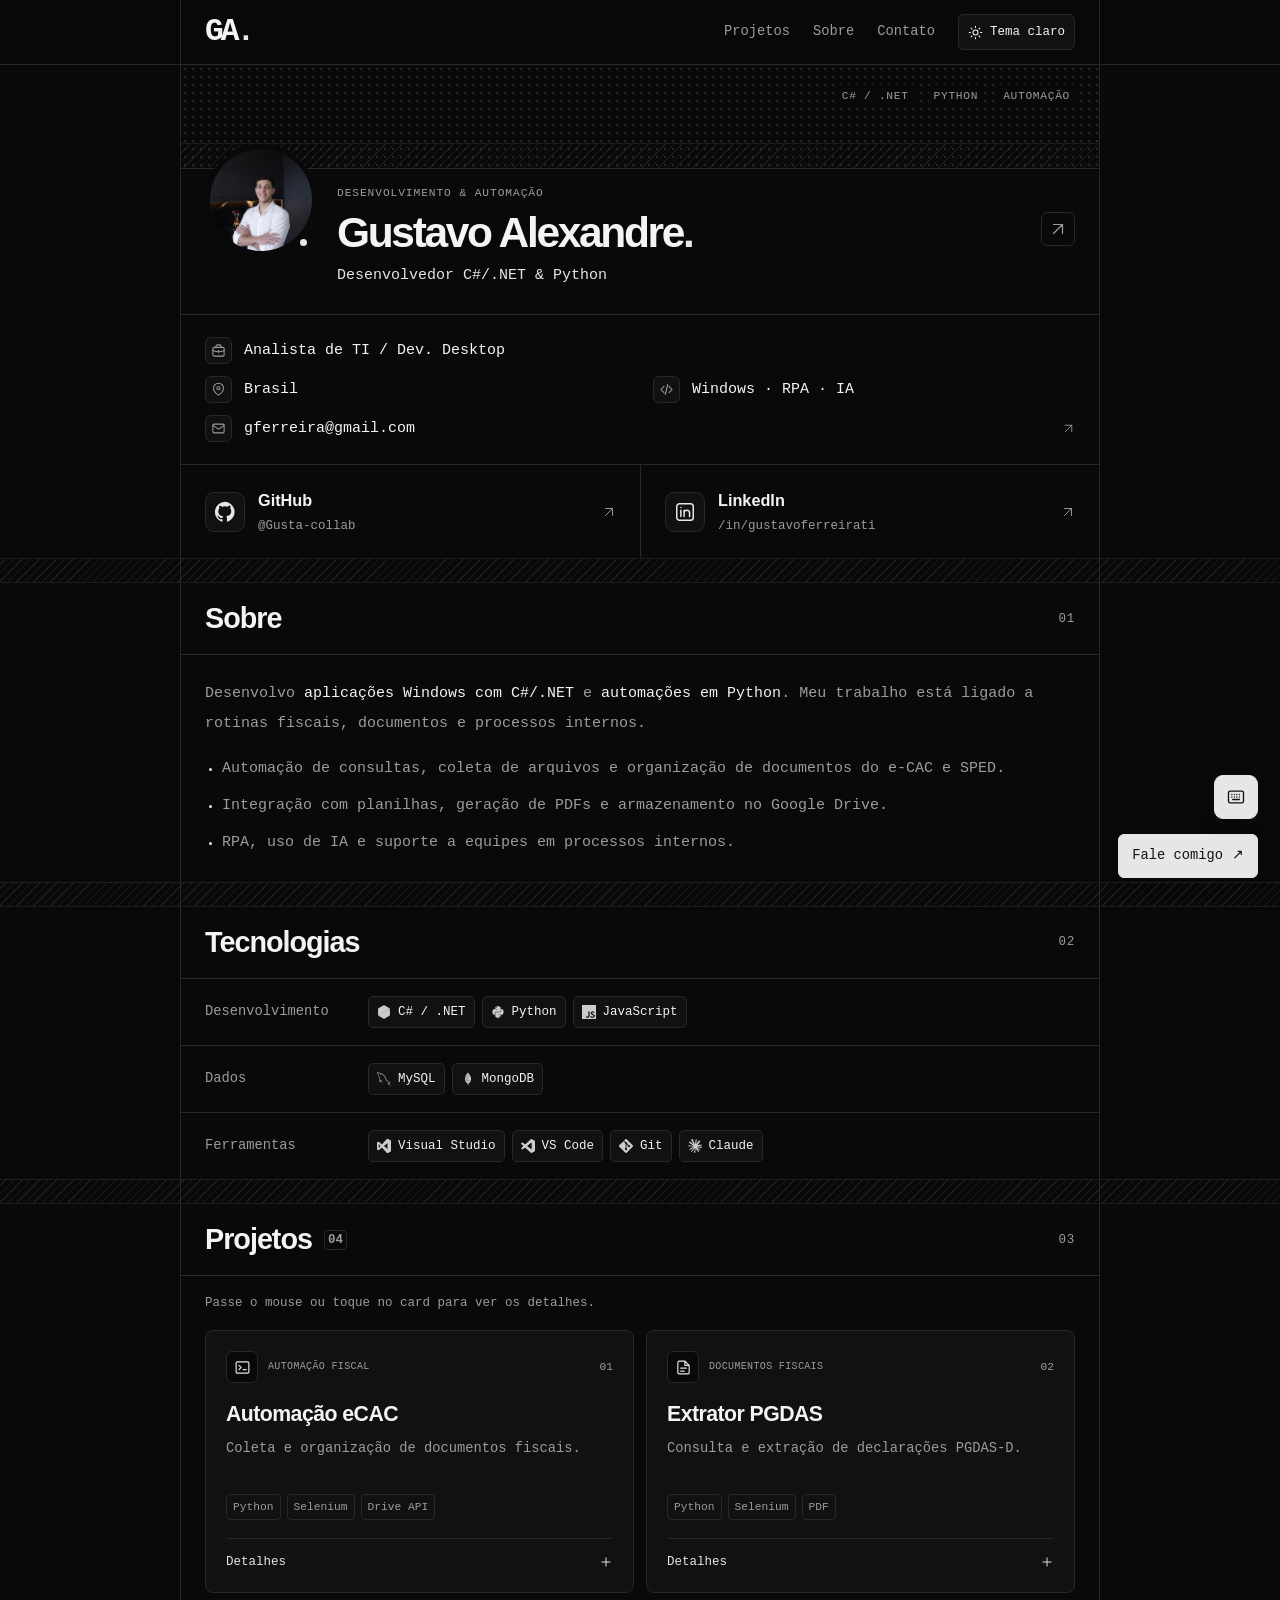
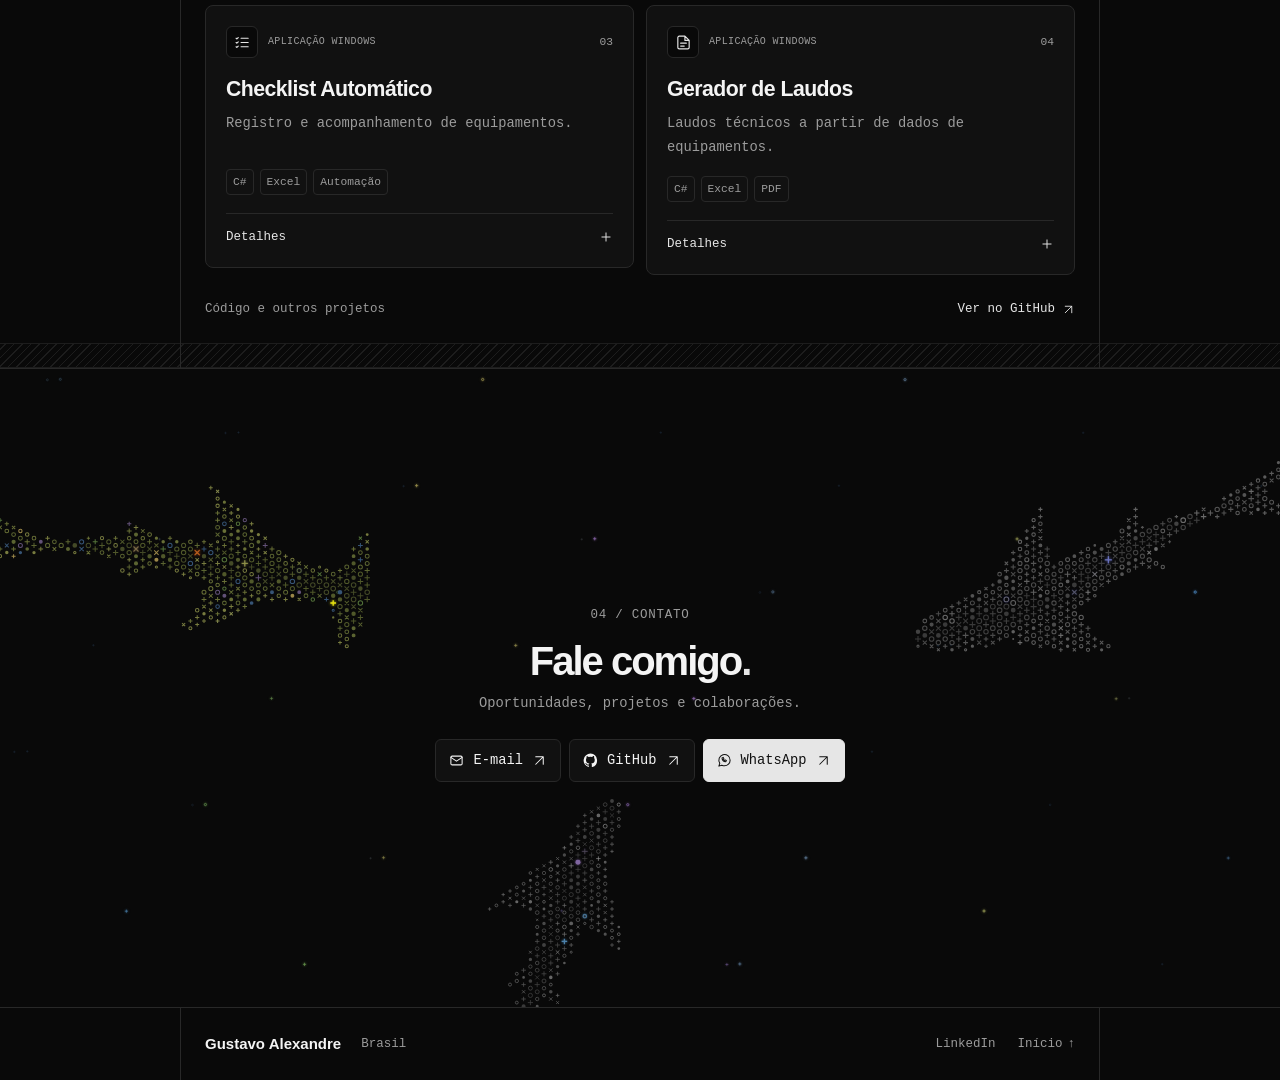
<file: index.html>
<!DOCTYPE html>
<html lang="pt-BR">
<head>
  <meta charset="UTF-8" />
  <meta name="viewport" content="width=device-width, initial-scale=1.0" />
  <title>Gustavo Alexandre — Desenvolvedor C# e .NET</title>
  <meta name="description" content="Portfólio de Gustavo Alexandre, desenvolvedor C# e .NET com experiência em aplicações Windows e automações com RPA e IA." />
  <meta name="author" content="Gustavo Alexandre" />
  <meta property="og:title" content="Gustavo Alexandre — Desenvolvedor C# e .NET" />
  <meta property="og:description" content="Desenvolvedor C# e .NET com experiência em aplicações Windows e automações com RPA e IA." />
  <meta property="og:type" content="website" />
  <meta name="twitter:card" content="summary_large_image" />
  <meta name="color-scheme" content="dark light" />
  <script>
    try {
      document.documentElement.dataset.theme = localStorage.getItem('portfolio-theme') === 'light' ? 'light' : 'dark';
    } catch (_) {
      document.documentElement.dataset.theme = 'dark';
    }
  </script>
  <link rel="stylesheet" href="assets/css/site.css" />
  <link rel="icon" href="assets/icons/site-icon.png" type="image/png" />
</head>
<body>
  <a class="skip-link" href="#main-content">Pular para o conteúdo</a>
  <svg class="icon-sprite" xmlns="http://www.w3.org/2000/svg" aria-hidden="true">
    <defs>
      <symbol id="icon-code" viewBox="0 0 24 24"><path d="m8 7-5 5 5 5m8-10 5 5-5 5M14 4l-4 16" /></symbol>
      <symbol id="icon-briefcase" viewBox="0 0 24 24"><rect x="3" y="7" width="18" height="14" rx="2" /><path d="M8 7V5a2 2 0 0 1 2-2h4a2 2 0 0 1 2 2v2M3 12a22 22 0 0 0 18 0m-9 0v3" /></symbol>
      <symbol id="icon-pin" viewBox="0 0 24 24"><path d="M20 10c0 6-8 11-8 11S4 16 4 10a8 8 0 0 1 16 0Z" /><circle cx="12" cy="10" r="2.5" /></symbol>
      <symbol id="icon-mail" viewBox="0 0 24 24"><rect x="3" y="5" width="18" height="14" rx="2" /><path d="m3 7 9 6 9-6" /></symbol>
      <symbol id="icon-arrow" viewBox="0 0 24 24"><path d="M6 18 18 6M6 6h12v12" /></symbol>
      <symbol id="icon-plus" viewBox="0 0 24 24"><path d="M12 5v14M5 12h14" /></symbol>
      <symbol id="icon-sun" viewBox="0 0 24 24"><circle cx="12" cy="12" r="4" /><path d="M12 2v2m0 16v2M2 12h2m16 0h2M5 5l1.5 1.5m11 11L19 19M5 19l1.5-1.5m11-11L19 5" /></symbol>
      <symbol id="icon-moon" viewBox="0 0 24 24"><path d="M20.5 13.5A9 9 0 0 1 10.5 3a9 9 0 1 0 10 10.5Z" /></symbol>
      <symbol id="icon-file" viewBox="0 0 24 24"><path d="M14 3H6a2 2 0 0 0-2 2v14a2 2 0 0 0 2 2h12a2 2 0 0 0 2-2V9l-6-6Zm0 0v6h6M8 13h8m-8 4h5" /></symbol>
      <symbol id="icon-checklist" viewBox="0 0 24 24"><path d="M10 6h10m-10 6h10m-10 6h10M3 6l1 1 2-2m-3 7 1 1 2-2m-3 7 1 1 2-2" /></symbol>
      <symbol id="icon-terminal" viewBox="0 0 24 24"><rect x="3" y="4" width="18" height="16" rx="2" /><path d="m7 9 3 3-3 3m6 0h4" /></symbol>
      <symbol id="icon-github" viewBox="0 0 24 24"><path fill="currentColor" stroke="none" d="M12 .9a11.1 11.1 0 0 0-3.5 21.6c.6.1.8-.2.8-.5v-2.1c-3.4.7-4.1-1.4-4.1-1.4-.5-1.3-1.2-1.7-1.2-1.7-1.1-.8.1-.8.1-.8 1.2.1 1.8 1.2 1.8 1.2 1.1 1.8 2.8 1.3 3.5 1 .1-.8.4-1.3.8-1.6-2.7-.3-5.5-1.3-5.5-5.5 0-1.2.4-2.2 1.1-3-.1-.3-.5-1.5.1-3 0 0 .9-.3 3.1 1.1a10.8 10.8 0 0 1 5.7 0C16.7 4.8 17.6 5 17.6 5c.6 1.5.2 2.7.1 3 .7.8 1.1 1.8 1.1 3 0 4.3-2.8 5.2-5.5 5.5.5.4.8 1.1.8 2.2V22c0 .3.2.6.8.5A11.1 11.1 0 0 0 12 .9Z" /></symbol>
      <symbol id="icon-linkedin" viewBox="0 0 24 24"><rect x="3" y="3" width="18" height="18" rx="3" /><path d="M7.5 10v7m0-10v.1M11 17v-7m0 3a3 3 0 0 1 6 0v4" /></symbol>
      <symbol id="icon-message" viewBox="0 0 24 24"><path d="M21 11.5a9 9 0 0 1-9 9c-1.5 0-3-.4-4.3-1L3 21l1.5-4.7a9 9 0 1 1 16.5-4.8Z" /><path d="M8 8c.2 3.6 2.4 5.8 6 6l1-2-2-1-1 1-2-2 1-1-1-2-2 1Z" /></symbol>
    </defs>
  </svg>
  <button
    class="typing-game-toggle"
    id="typing-game-toggle"
    type="button"
    aria-controls="typing-game-overlay"
    aria-expanded="false"
    aria-label="Abrir jogo de digitação"
    title="Jogo de digitação">
    <svg viewBox="0 0 24 24" fill="none" stroke="currentColor" stroke-width="1.6" stroke-linecap="round" stroke-linejoin="round" aria-hidden="true">
      <rect x="3" y="5" width="18" height="14" rx="2" />
      <path d="M7 9h.01M10 9h.01M13 9h.01M16 9h.01M7 12h.01M10 12h.01M13 12h.01M16 12h.01M8 15h8" />
    </svg>
  </button>
  <a class="floating-contact btn btn-primary" href="#contact">Fale comigo <span aria-hidden="true">↗</span></a>

  <header class="topbar">
    <div class="container topbar-inner">
      <a class="brand" href="#hero" aria-label="Gustavo Alexandre — início"><span class="brand-mark">GA<span class="brand-dot">.</span></span></a>
      <nav aria-label="Principal">
        <a href="#projects">Projetos</a><a href="#about">Sobre</a><a href="#contact">Contato</a>
        <button class="theme-toggle" id="theme-toggle" type="button" aria-label="Ativar tema claro" aria-pressed="false" title="Ativar tema claro">
          <svg class="icon theme-sun" aria-hidden="true"><use href="#icon-sun" /></svg>
          <svg class="icon theme-moon" aria-hidden="true"><use href="#icon-moon" /></svg>
          <span class="theme-toggle-label">Tema claro</span>
        </button>
      </nav>
    </div>
  </header>

  <main id="main-content">
    <div class="profile-shell">
      <section class="profile" id="hero" aria-labelledby="profile-name">
        <div class="profile-banner" aria-hidden="true"><span>C# / .NET</span><span>PYTHON</span><span>AUTOMAÇÃO</span></div>
        <div class="profile-heading section-body">
          <div class="avatar-wrap"><img class="profile-avatar" src="assets/images/profile.jpg" alt="Gustavo Alexandre" width="112" height="112" fetchpriority="high" /><span class="avatar-status" aria-hidden="true"></span></div>
          <div class="profile-identity"><p class="profile-eyebrow">DESENVOLVIMENTO &amp; AUTOMAÇÃO</p><h1 id="profile-name">Gustavo Alexandre<span class="name-dot" aria-hidden="true">.</span></h1><p class="profile-role">Desenvolvedor C#/.NET &amp; Python</p></div>
          <a class="profile-shortcut" href="#projects" aria-label="Ver projetos"><svg class="icon" aria-hidden="true"><use href="#icon-arrow" /></svg></a>
        </div>
        <div class="profile-info section-body">
          <div class="info-item info-item-wide"><span class="info-icon"><svg class="icon" aria-hidden="true"><use href="#icon-briefcase" /></svg></span><span>Analista de TI / Dev. Desktop</span></div>
          <div class="info-item"><span class="info-icon"><svg class="icon" aria-hidden="true"><use href="#icon-pin" /></svg></span><span>Brasil</span></div>
          <div class="info-item"><span class="info-icon"><svg class="icon" aria-hidden="true"><use href="#icon-code" /></svg></span><span>Windows · RPA · IA</span></div>
          <a class="info-item info-item-wide" href="mailto:gferreira@gmail.com"><span class="info-icon"><svg class="icon" aria-hidden="true"><use href="#icon-mail" /></svg></span><span>gferreira@gmail.com</span><svg class="icon info-arrow" aria-hidden="true"><use href="#icon-arrow" /></svg></a>
        </div>
        <div class="social-grid">
          <a class="social-link" href="https://github.com/Gusta-collab" target="_blank" rel="noopener noreferrer"><span class="social-icon"><svg class="icon" aria-hidden="true"><use href="#icon-github" /></svg></span><span><strong>GitHub</strong><small>@Gusta-collab</small></span><svg class="icon social-arrow" aria-hidden="true"><use href="#icon-arrow" /></svg></a>
          <a class="social-link" href="https://www.linkedin.com/in/gustavoferreirati/" target="_blank" rel="noopener noreferrer"><span class="social-icon"><svg class="icon" aria-hidden="true"><use href="#icon-linkedin" /></svg></span><span><strong>LinkedIn</strong><small>/in/gustavoferreirati</small></span><svg class="icon social-arrow" aria-hidden="true"><use href="#icon-arrow" /></svg></a>
        </div>
      </section>

      <div class="section-divider" aria-hidden="true"></div>
      <section class="profile-section" id="about" aria-labelledby="about-title">
        <header class="section-header"><h2 id="about-title">Sobre</h2><span class="section-index" aria-hidden="true">01</span></header>
        <div class="section-body about-copy"><p>Desenvolvo <strong>aplicações Windows com C#/.NET</strong> e <strong>automações em Python</strong>. Meu trabalho está ligado a rotinas fiscais, documentos e processos internos.</p><ul class="about-list"><li>Automação de consultas, coleta de arquivos e organização de documentos do e-CAC e SPED.</li><li>Integração com planilhas, geração de PDFs e armazenamento no Google Drive.</li><li>RPA, uso de IA e suporte a equipes em processos internos.</li></ul></div>
      </section>

      <div class="section-divider" aria-hidden="true"></div>
      <section class="profile-section" id="skills" aria-labelledby="skills-title">
        <header class="section-header"><h2 id="skills-title">Tecnologias</h2><span class="section-index" aria-hidden="true">02</span></header>
        <div class="stack-row section-body"><h3>Desenvolvimento</h3><ul class="tech-list" aria-label="Linguagens e plataformas"><li><img src="assets/icons/csharp.svg" alt="" width="16" height="16" />C# / .NET</li><li><img src="assets/icons/python.svg" alt="" width="16" height="16" />Python</li><li><img src="assets/icons/javascript.svg" alt="" width="16" height="16" />JavaScript</li></ul></div>
        <div class="stack-row section-body"><h3>Dados</h3><ul class="tech-list" aria-label="Bancos de dados"><li><img src="assets/icons/mysql.svg" alt="" width="16" height="16" />MySQL</li><li><img src="assets/icons/mongodb.svg" alt="" width="16" height="16" />MongoDB</li></ul></div>
        <div class="stack-row section-body"><h3>Ferramentas</h3><ul class="tech-list" aria-label="Ferramentas de desenvolvimento"><li><img src="assets/icons/visualstudio.svg" alt="" width="16" height="16" />Visual Studio</li><li><img src="assets/icons/vscode.svg" alt="" width="16" height="16" />VS Code</li><li><img src="assets/icons/git.svg" alt="" width="16" height="16" />Git</li><li><img src="assets/icons/claude.svg" alt="" width="16" height="16" />Claude</li></ul></div>
      </section>

      <div class="section-divider" aria-hidden="true"></div>
      <section class="profile-section" id="projects" aria-labelledby="projects-title">
        <header class="section-header"><h2 id="projects-title">Projetos<span class="section-count">04</span></h2><span class="section-index" aria-hidden="true">03</span></header>
        <p class="projects-hint section-body">Passe o mouse ou toque no card para ver os detalhes.</p>
        <div class="project-grid section-body">
          <article class="project-card" aria-labelledby="ecac-title">
            <div class="project-card-top"><span class="project-icon"><svg class="icon" aria-hidden="true"><use href="#icon-terminal" /></svg></span><span class="project-category">AUTOMAÇÃO FISCAL</span><span class="project-id">01</span></div>
            <h3 id="ecac-title">Automação eCAC</h3><p class="project-summary">Coleta e organização de documentos fiscais.</p>
            <ul class="project-tech" aria-label="Tecnologias do projeto"><li>Python</li><li>Selenium</li><li>Drive API</li></ul>
            <button class="project-toggle" type="button" aria-expanded="false" aria-controls="ecac-details"><span>Detalhes<span class="sr-only"> de Automação eCAC</span></span><svg class="icon" aria-hidden="true"><use href="#icon-plus" /></svg></button>
            <div class="project-details" id="ecac-details" inert><div class="project-details-inner"><p>Automatiza a coleta de documentos do e-CAC e organiza os arquivos para consulta e armazenamento.</p><ul><li>Organização dos documentos por cliente.</li><li>Processamento de consultas em lote.</li><li>Integração com o Google Drive.</li></ul></div></div>
          </article>
          <article class="project-card" aria-labelledby="pgdas-title">
            <div class="project-card-top"><span class="project-icon"><svg class="icon" aria-hidden="true"><use href="#icon-file" /></svg></span><span class="project-category">DOCUMENTOS FISCAIS</span><span class="project-id">02</span></div>
            <h3 id="pgdas-title">Extrator PGDAS</h3><p class="project-summary">Consulta e extração de declarações PGDAS-D.</p>
            <ul class="project-tech" aria-label="Tecnologias do projeto"><li>Python</li><li>Selenium</li><li>PDF</li></ul>
            <button class="project-toggle" type="button" aria-expanded="false" aria-controls="pgdas-details"><span>Detalhes<span class="sr-only"> de Extrator PGDAS</span></span><svg class="icon" aria-hidden="true"><use href="#icon-plus" /></svg></button>
            <div class="project-details" id="pgdas-details" inert><div class="project-details-inner"><p>Consulta declarações PGDAS-D no e-CAC, reúne os resultados e prepara os documentos para conferência.</p><ul><li>Consulta por cliente e ano.</li><li>Organização automática dos arquivos.</li><li>Exportação dos documentos em PDF.</li></ul></div></div>
          </article>
          <article class="project-card" aria-labelledby="checklist-title">
            <div class="project-card-top"><span class="project-icon"><svg class="icon" aria-hidden="true"><use href="#icon-checklist" /></svg></span><span class="project-category">APLICAÇÃO WINDOWS</span><span class="project-id">03</span></div>
            <h3 id="checklist-title">Checklist Automático</h3><p class="project-summary">Registro e acompanhamento de equipamentos.</p>
            <ul class="project-tech" aria-label="Tecnologias do projeto"><li>C#</li><li>Excel</li><li>Automação</li></ul>
            <button class="project-toggle" type="button" aria-expanded="false" aria-controls="checklist-details"><span>Detalhes<span class="sr-only"> de Checklist Automático</span></span><svg class="icon" aria-hidden="true"><use href="#icon-plus" /></svg></button>
            <div class="project-details" id="checklist-details" inert><div class="project-details-inner"><p>Padroniza o preenchimento de checklists de equipamentos e reúne as informações em planilhas.</p><ul><li>Registro das informações dos equipamentos.</li><li>Envio dos dados para o Excel.</li><li>Organização para acompanhamento interno.</li></ul></div></div>
          </article>
          <article class="project-card" aria-labelledby="laudos-title">
            <div class="project-card-top"><span class="project-icon"><svg class="icon" aria-hidden="true"><use href="#icon-file" /></svg></span><span class="project-category">APLICAÇÃO WINDOWS</span><span class="project-id">04</span></div>
            <h3 id="laudos-title">Gerador de Laudos</h3><p class="project-summary">Laudos técnicos a partir de dados de equipamentos.</p>
            <ul class="project-tech" aria-label="Tecnologias do projeto"><li>C#</li><li>Excel</li><li>PDF</li></ul>
            <button class="project-toggle" type="button" aria-expanded="false" aria-controls="laudos-details"><span>Detalhes<span class="sr-only"> de Gerador de Laudos</span></span><svg class="icon" aria-hidden="true"><use href="#icon-plus" /></svg></button>
            <div class="project-details" id="laudos-details" inert><div class="project-details-inner"><p>Reúne informações dos equipamentos e planilhas do Excel para gerar documentos técnicos em PDF.</p><ul><li>Uso dos dados já registrados nas planilhas.</li><li>Padronização dos laudos técnicos.</li><li>Documentos prontos para consulta e arquivo.</li></ul></div></div>
          </article>
        </div>
        <div class="project-section-footer section-body"><span>Código e outros projetos</span><a href="https://github.com/Gusta-collab" target="_blank" rel="noopener noreferrer">Ver no GitHub<svg class="icon" aria-hidden="true"><use href="#icon-arrow" /></svg></a></div>
      </section>
      <div class="section-divider" aria-hidden="true"></div>
    </div>

    <section class="contact" id="contact" aria-labelledby="contact-title">
      <canvas class="shark-school" id="shark-school" aria-hidden="true"></canvas>
      <div class="container contact-content">
        <div class="contact-heading">
          <span class="section-index">04 / CONTATO</span>
          <h2 id="contact-title">Fale comigo<span class="name-dot" aria-hidden="true">.</span></h2>
          <p>Oportunidades, projetos e colaborações.</p>
        </div>
        <div class="contact-actions">
          <a href="mailto:gustavo@gustavoalexandre.dev" class="btn"><svg class="icon" aria-hidden="true"><use href="#icon-mail" /></svg>E-mail<svg class="icon" aria-hidden="true"><use href="#icon-arrow" /></svg></a>
          <a href="https://github.com/Gusta-collab" class="btn" target="_blank" rel="noopener noreferrer"><svg class="icon" aria-hidden="true"><use href="#icon-github" /></svg>GitHub<svg class="icon" aria-hidden="true"><use href="#icon-arrow" /></svg></a>
          <a href="#" id="whatsapp-btn" class="btn btn-primary"><svg class="icon" aria-hidden="true"><use href="#icon-message" /></svg>WhatsApp<svg class="icon" aria-hidden="true"><use href="#icon-arrow" /></svg></a>
        </div>
      </div>
    </section>
  </main>

  <section class="typing-game-overlay" id="typing-game-overlay" role="dialog" aria-modal="true" aria-labelledby="typing-game-title" hidden>
    <canvas class="shark-school typing-game-sharks" id="typing-game-sharks" aria-hidden="true"></canvas>
    <div class="typing-game-screen">
      <div class="typing-game-header">
        <button class="typing-game-home" id="typing-game-home" type="button" aria-label="Voltar ao portfólio" title="Voltar ao portfólio">
          <svg viewBox="0 0 24 24" fill="none" stroke="currentColor" stroke-width="1.7" stroke-linecap="round" stroke-linejoin="round" aria-hidden="true"><path d="M4 12h16M12 4l8 8-8 8" /></svg>
          <span>Portfólio</span>
        </button>
        <div>
          <h2 class="typing-game-title" id="typing-game-title">Teste de digitação</h2>
        </div>
        <button class="typing-game-sound" id="typing-game-sound" type="button" aria-pressed="true" aria-label="Desativar sons do teclado">
          <svg viewBox="0 0 24 24" fill="none" stroke="currentColor" stroke-width="1.7" stroke-linecap="round" stroke-linejoin="round" aria-hidden="true">
            <path d="M4 10v4h4l5 4V6l-5 4H4Z" />
            <path d="M16 9a5 5 0 0 1 0 6M18.5 6.5a9 9 0 0 1 0 11" />
          </svg>
          <span id="typing-game-sound-label">Som ligado</span>
        </button>
      </div>
      <p class="typing-game-instructions">Digite o texto abaixo. O cronômetro começa na primeira tecla.</p>

      <div class="typing-game-stats" aria-label="Estatísticas da partida">
        <div class="typing-game-stat">
          <span>Tempo</span>
          <div><strong id="typing-time">30</strong><small>s</small></div>
        </div>
        <div class="typing-game-stat">
          <span>Palavras por minuto</span>
          <div><strong id="typing-wpm">0</strong><small>PPM</small></div>
        </div>
        <div class="typing-game-stat">
          <span>Precisão</span>
          <div><strong id="typing-accuracy">100</strong><small>%</small></div>
        </div>
      </div>

      <div class="typing-game-text-area" id="typing-game-text-area">
        <div class="typing-game-prompt" id="typing-prompt" aria-hidden="true"></div>
        <input class="typing-game-input" id="typing-input" type="text" aria-label="Digite o texto exibido" autocomplete="off" autocapitalize="off" spellcheck="false">
      </div>
      <p class="typing-game-status" id="typing-game-status" aria-live="polite">Clique na área de texto e comece a digitar.</p>
      <button class="typing-game-restart" id="typing-game-restart" type="button" hidden>Tentar de novo</button>

      <div class="typing-game-keyboard" aria-hidden="true">
        <div class="typing-game-keyboard-row">
          <kbd data-key="Escape">esc</kbd><kbd data-key="F1">F1</kbd><kbd data-key="F2">F2</kbd><kbd data-key="F3">F3</kbd><kbd data-key="F4">F4</kbd><kbd data-key="F5">F5</kbd><kbd data-key="F6">F6</kbd><kbd data-key="F7">F7</kbd><kbd data-key="F8">F8</kbd><kbd data-key="F9">F9</kbd><kbd data-key="F10">F10</kbd><kbd data-key="F11">F11</kbd><kbd data-key="F12">F12</kbd><kbd data-key="Delete">del</kbd>
        </div>
        <div class="typing-game-keyboard-row">
          <kbd data-key="Backquote">~</kbd><kbd data-key="Digit1">1</kbd><kbd data-key="Digit2">2</kbd><kbd data-key="Digit3">3</kbd><kbd data-key="Digit4">4</kbd><kbd data-key="Digit5">5</kbd><kbd data-key="Digit6">6</kbd><kbd data-key="Digit7">7</kbd><kbd data-key="Digit8">8</kbd><kbd data-key="Digit9">9</kbd><kbd data-key="Digit0">0</kbd><kbd data-key="Minus">-</kbd><kbd data-key="Equal">=</kbd><kbd class="typing-key-wide" data-key="Backspace">⌫</kbd>
        </div>
        <div class="typing-game-keyboard-row">
          <kbd class="typing-key-wide" data-key="Tab">tab</kbd><kbd data-key="KeyQ">Q</kbd><kbd data-key="KeyW">W</kbd><kbd data-key="KeyE">E</kbd><kbd data-key="KeyR">R</kbd><kbd data-key="KeyT">T</kbd><kbd data-key="KeyY">Y</kbd><kbd data-key="KeyU">U</kbd><kbd data-key="KeyI">I</kbd><kbd data-key="KeyO">O</kbd><kbd data-key="KeyP">P</kbd><kbd data-key="BracketLeft">[</kbd><kbd data-key="BracketRight">]</kbd><kbd data-key="Backslash">\</kbd>
        </div>
        <div class="typing-game-keyboard-row">
          <kbd class="typing-key-wide" data-key="CapsLock">caps</kbd><kbd data-key="KeyA">A</kbd><kbd data-key="KeyS">S</kbd><kbd data-key="KeyD">D</kbd><kbd data-key="KeyF">F</kbd><kbd data-key="KeyG">G</kbd><kbd data-key="KeyH">H</kbd><kbd data-key="KeyJ">J</kbd><kbd data-key="KeyK">K</kbd><kbd data-key="KeyL">L</kbd><kbd data-key="Semicolon">;</kbd><kbd data-key="Quote">'</kbd><kbd class="typing-key-wide" data-key="Enter">enter</kbd>
        </div>
        <div class="typing-game-keyboard-row">
          <kbd class="typing-key-wide" data-key="ShiftLeft">shift</kbd><kbd data-key="KeyZ">Z</kbd><kbd data-key="KeyX">X</kbd><kbd data-key="KeyC">C</kbd><kbd data-key="KeyV">V</kbd><kbd data-key="KeyB">B</kbd><kbd data-key="KeyN">N</kbd><kbd data-key="KeyM">M</kbd><kbd data-key="Comma">,</kbd><kbd data-key="Period">.</kbd><kbd data-key="Slash">/</kbd><kbd class="typing-key-wide" data-key="ShiftRight">shift</kbd>
        </div>
        <div class="typing-game-keyboard-row typing-game-keyboard-bottom">
          <kbd data-key="ControlLeft">ctrl</kbd><kbd data-key="AltLeft">alt</kbd><kbd data-key="MetaLeft">cmd</kbd><kbd class="typing-key-space" data-key="Space"></kbd><kbd data-key="MetaRight">cmd</kbd><kbd data-key="AltRight">alt</kbd><kbd data-key="ControlRight">ctrl</kbd>
        </div>
      </div>

      <p class="typing-game-credit"><a href="https://github.com/AayushBharti/keythm" target="_blank" rel="noopener noreferrer">Sons e teclado inspirados no Keythm</a></p>
    </div>
  </section>

  <footer class="site-footer">
    <div class="container footer-row">
      <strong class="footer-name-label">Gustavo Alexandre</strong>
      <span class="footer-location">Brasil</span>
      <nav class="footer-nav" aria-label="Rodapé">
        <a href="https://www.linkedin.com/in/gustavoferreirati/" target="_blank" rel="noopener noreferrer">LinkedIn</a>
        <a href="#hero">Início <span aria-hidden="true">↑</span></a>
      </nav>
    </div>
  </footer>

  <script src="assets/js/shark-effects.js"></script>
  <script src="assets/js/entrance-effects.js"></script>
  <script src="assets/js/portfolio.js"></script>
  <script src="assets/js/typing-game.js"></script>
</body>
</html>
</file>
<file: assets/css/site.css>
/* Base compartilhada do site. */
* { box-sizing: border-box; margin: 0; padding: 0; }
html { scroll-behavior: smooth; }
body { line-height: 1.6; -webkit-font-smoothing: antialiased; }
img { display: block; max-width: 100%; height: auto; }
a { color: inherit; text-decoration: none; }
.shark-school { position: absolute; inset: 0; z-index: 0; width: 100%; height: 100%; pointer-events: none; }

/* ---- Jogo de digitação (mesma estrutura de antes, recolorida) ---- */
.typing-game-open {
  overflow: hidden;
}

.typing-game-toggle {
  position: fixed;
  right: 1.5rem;
  bottom: 1.5rem;
  z-index: 210;
  display: grid;
  width: 3.25rem;
  height: 3.25rem;
  place-items: center;
  border: 1px solid rgba(255, 255, 255, 0.18);
  border-radius: 50%;
  background: #282a2b;
  color: #dedede;
  box-shadow: 0 8px 24px rgba(0, 0, 0, 0.38);
  cursor: pointer;
  transition: background-color 0.2s ease, border-color 0.2s ease, transform 0.2s ease;
}

.typing-game-toggle svg {
  width: 1.35rem;
  height: 1.35rem;
}

.typing-game-toggle:hover {
  transform: translateY(-2px);
  border-color: rgba(255, 255, 255, 0.36);
  background: #343738;
}

.typing-game-toggle:focus-visible {
  outline: 2px solid #ff7a2f;
  outline-offset: 3px;
}

.typing-game-overlay {
  --game-origin-x: 50%;
  --game-origin-y: 50%;
  position: fixed;
  inset: 0;
  z-index: 200;
  display: grid;
  overflow-y: auto;
  place-items: center;
  padding: 2rem 1.5rem;
  background: #1e2021;
  clip-path: circle(0 at var(--game-origin-x) var(--game-origin-y));
  opacity: 0;
  pointer-events: none;
  visibility: hidden;
  transition:
    clip-path 0.55s cubic-bezier(0.22, 0.8, 0.25, 1),
    opacity 0.25s ease,
    visibility 0s linear 0.55s;
}

.typing-game-overlay.is-visible {
  clip-path: circle(200vmax at var(--game-origin-x) var(--game-origin-y));
  opacity: 1;
  pointer-events: auto;
  visibility: visible;
  transition-delay: 0s;
}

.typing-game-overlay[hidden] {
  display: none;
}

.typing-game-screen {
  position: relative;
  z-index: 1;
  width: min(100%, 64rem);
  margin: auto;
  text-align: center;
}

.typing-game-sharks {
  opacity: 0.8;
}

.typing-game-header {
  display: flex;
  align-items: center;
  justify-content: center;
  gap: 1rem;
}

.typing-game-title {
  font-family: var(--font-serif);
  font-size: clamp(2.2rem, 5vw, 3.8rem);
  font-weight: 400;
  line-height: 1.05;
}

.typing-game-sound {
  display: inline-flex;
  align-items: center;
  gap: 0.45rem;
  padding: 0.6rem 0.8rem;
  border: 1px solid rgba(255, 255, 255, 0.12);
  border-radius: 999px;
  background: rgba(255, 255, 255, 0.04);
  color: #c5c5c5;
  font-size: 0.75rem;
  cursor: pointer;
  transition: background-color 0.2s ease, border-color 0.2s ease, color 0.2s ease;
}

.typing-game-sound:hover,
.typing-game-sound[aria-pressed="true"] {
  border-color: rgba(255, 122, 47, 0.38);
  background: rgba(255, 122, 47, 0.1);
  color: #ffe3d0;
}

.typing-game-sound svg {
  width: 1rem;
  height: 1rem;
}

.typing-game-instructions {
  margin: 0.8rem auto 0;
  color: #a6a6a6;
  font-size: 0.9rem;
}

.typing-game-stats {
  display: flex;
  align-items: baseline;
  justify-content: flex-end;
  gap: 1.5rem;
  margin: 2rem auto 0.75rem;
}

.typing-game-stat {
  display: flex;
  align-items: baseline;
  gap: 0.35rem;
}

.typing-game-stat > span {
  color: rgba(220, 220, 220, 0.5);
  font-size: 0.7rem;
}

.typing-game-stat div {
  display: flex;
  align-items: baseline;
  justify-content: center;
  gap: 0.35rem;
}

.typing-game-stat strong {
  color: #f0f0f0;
  font-family: var(--font-mono);
  font-size: 1.05rem;
  font-weight: 500;
}

.typing-game-stat small {
  color: rgba(220, 220, 220, 0.5);
  font-size: 0.68rem;
}

.typing-game-text-area {
  position: relative;
  width: 100%;
  min-height: 10rem;
  overflow: hidden;
  padding: 1.2rem 1.35rem;
  border: 1px solid rgba(255, 255, 255, 0.14);
  border-radius: 0.9rem;
  background: rgba(15, 16, 16, 0.74);
  box-shadow: inset 0 1px 0 rgba(255, 255, 255, 0.025);
  text-align: left;
  cursor: text;
}

.typing-game-prompt {
  min-height: 7.8rem;
  color: rgba(226, 226, 226, 0.5);
  font-family: var(--font-mono);
  font-size: clamp(1.05rem, 2.2vw, 1.5rem);
  line-height: 1.8;
  white-space: pre-wrap;
}

.typing-game-word {
  display: inline-flex;
  margin-right: 0.48em;
}

.typing-game-prompt .is-correct {
  color: #ededed;
}

.typing-game-prompt .is-incorrect {
  color: #e8836b;
}

.typing-game-prompt .is-current {
  border-bottom: 2px solid #ff7a2f;
  animation: typing-caret 1s steps(2, start) infinite;
}

@keyframes typing-caret {
  to { border-color: transparent; }
}

.typing-game-input {
  position: absolute;
  inset: 0;
  width: 100%;
  height: 100%;
  padding: 1.2rem 1.35rem;
  border: 0;
  opacity: 0;
  cursor: text;
}

.typing-game-status {
  min-height: 1.5rem;
  margin: 0.35rem 0 0;
  color: rgba(220, 220, 220, 0.45);
  font-size: 0.8rem;
}

.typing-game-restart {
  margin: 0.75rem 0;
  padding: 0.5rem 0.8rem;
  border: 1px solid rgba(255, 255, 255, 0.12);
  border-radius: 0.5rem;
  background: rgba(255, 255, 255, 0.04);
  color: #c5c5c5;
  cursor: pointer;
}

.typing-game-restart:hover {
  background: rgba(255, 255, 255, 0.1);
  color: #fff;
}

.typing-game-keyboard {
  display: grid;
  gap: 0.35rem;
  width: min(100%, 58rem);
  margin: 1.25rem auto 0;
  padding: 0.7rem;
  border: 1px solid rgba(255, 255, 255, 0.1);
  border-radius: 0.8rem;
  background: rgba(255, 255, 255, 0.035);
  box-shadow: 0 1rem 3rem rgba(0, 0, 0, 0.18);
}

.typing-game-keyboard-row {
  display: flex;
  justify-content: center;
  gap: 0.3rem;
  min-width: 0;
}

.typing-game-keyboard kbd {
  display: grid;
  flex: 1 1 0;
  min-width: 0;
  height: 2rem;
  place-items: center;
  border: 1px solid rgba(255, 255, 255, 0.11);
  border-bottom: 3px solid rgba(0, 0, 0, 0.55);
  border-radius: 0.32rem;
  background: linear-gradient(180deg, #37393a, #292b2c);
  color: #aaa;
  font-family: var(--font-mono);
  font-size: 0.62rem;
  transition: transform 0.08s ease, border-color 0.08s ease, background-color 0.08s ease, box-shadow 0.08s ease;
}

.typing-game-keyboard kbd.typing-key-wide {
  flex-grow: 1.6;
  font-size: 0.56rem;
}

.typing-game-keyboard kbd.is-pressed {
  transform: translateY(2px);
  border-color: rgba(255, 122, 47, 0.7);
  border-bottom-width: 1px;
  background: linear-gradient(180deg, rgba(255, 122, 47, 0.6), rgba(200, 90, 25, 0.6));
  color: #fff;
  box-shadow: 0 0 0.8rem rgba(255, 122, 47, 0.24);
}

.typing-game-keyboard-bottom kbd {
  flex-grow: 1.15;
}

.typing-game-keyboard-bottom kbd.typing-key-space {
  flex-grow: 6;
}

.typing-game-credit {
  margin-top: 1rem;
  color: rgba(220, 220, 220, 0.35);
  font-size: 0.7rem;
}

.typing-game-credit a {
  color: inherit;
  text-underline-offset: 0.2em;
}

.typing-game-credit a:hover {
  color: #ededed;
}

@media (max-width: 767px) {
  .typing-game-toggle {
    right: 1rem;
    bottom: 1rem;
    width: 3rem;
    height: 3rem;
  }

  .typing-game-overlay {
    padding: 1.25rem 1rem;
  }

  .typing-game-header {
    flex-direction: column;
    gap: 0.8rem;
  }

  .typing-game-stats {
    justify-content: center;
    gap: 0.75rem;
    margin: 1.5rem auto 0.75rem;
  }

  .typing-game-stat > span {
    font-size: 0.58rem;
  }

  .typing-game-stat strong {
    font-size: 0.95rem;
  }

  .typing-game-prompt {
    min-height: 8.1rem;
    font-size: 1rem;
  }

  .typing-game-keyboard {
    gap: 0.22rem;
    margin-top: 0.75rem;
    padding: 0.4rem;
  }

  .typing-game-keyboard-row {
    gap: 0.16rem;
  }

  .typing-game-keyboard kbd {
    height: 1.45rem;
    border-radius: 0.2rem;
    font-size: 0.46rem;
  }

  .typing-game-keyboard kbd.typing-key-wide {
    font-size: 0.4rem;
  }
}

@media (prefers-reduced-motion: reduce) {
  .typing-game-toggle,
  .typing-game-overlay,
  .typing-game-prompt .is-current,
  .typing-game-keyboard kbd {
    transition: none;
    animation: none;
  }

  .typing-game-overlay {
    transition-duration: 0.01ms;
  }
}

.typing-game-overlay { color: var(--sea-ink); }
.typing-game-title { color: var(--sea-ink); }
.typing-game-overlay :focus-visible { outline-color: var(--olive-light); }
.typing-game-toggle:focus-visible { outline-color: var(--olive); }

/* Perfil compacto. Os dois temas compartilham a mesma estrutura. */
:root {
  color-scheme: dark;
  --bg: #090909;
  --surface: #111111;
  --surface-raised: #1a1a1a;
  --fg: #f4f4f4;
  --muted: #9c9c9c;
  --line: #282828;
  --accent: #e6e6e6;
  --accent-hover: #fff;
  --accent-dim: #252525;
  --on-accent: #111111;
  --accent-glow: rgb(255 255 255 / 12%);
  --tech-icon-filter: grayscale(1) brightness(0) invert(.8);
  --danger: #f08a9d;
  --header-bg: rgb(9 9 9 / 94%);
  --sans: Inter, "Segoe UI", Arial, sans-serif;
  --mono: "Cascadia Code", "SFMono-Regular", Consolas, "Liberation Mono", monospace;
  --content-width: 920px;
  /* Integração visual com os componentes existentes, incluindo o jogo. */
  --paper: var(--bg);
  --card: var(--surface);
  --ink: var(--fg);
  --rule: var(--line);
  --sea: var(--bg);
  --sea-deep: var(--bg);
  --sea-ink: var(--fg);
  --sea-muted: var(--muted);
  --olive: var(--accent);
  --olive-light: var(--accent);
  --font-sans: var(--sans);
  --font-serif: var(--sans);
  --font-mono: var(--mono);
}

:root[data-theme="light"] {
  color-scheme: light;
  --bg: #fff;
  --surface: #f8f8f8;
  --surface-raised: #f0f0f0;
  --fg: #181818;
  --muted: #666;
  --line: #e3e3e3;
  --accent: #333;
  --accent-hover: #111;
  --accent-dim: #ebebeb;
  --on-accent: #fff;
  --accent-glow: rgb(0 0 0 / 12%);
  --tech-icon-filter: grayscale(1) brightness(0) invert(.3);
  --danger: #b6314c;
  --header-bg: rgb(255 255 255 / 94%);
}

/* Tipografia em 125% com o zoom do navegador em 100%. */
html { font-size: 125%; scroll-padding-top: 0; }
body { overflow-x: clip; background: var(--bg); color: var(--fg); font-family: var(--sans); }
button, input { font: inherit; }
button { cursor: pointer; }
button, a { -webkit-tap-highlight-color: transparent; }
button:disabled { cursor: not-allowed; }
::selection { background: var(--accent); color: var(--on-accent); }
:focus-visible { outline: 2px solid var(--accent); outline-offset: 4px; }
section[id], main[id] { scroll-margin-top: 76px; }
.container { width: min(calc(100% - 32px), var(--content-width)); max-width: none; margin-inline: auto; padding: 0; }
.icon-sprite { position: absolute; width: 0; height: 0; overflow: hidden; }
.icon { display: inline-block; flex: 0 0 auto; width: 18px; height: 18px; fill: none; stroke: currentColor; stroke-width: 1.65; stroke-linecap: round; stroke-linejoin: round; vertical-align: middle; }
.sr-only { position: absolute; width: 1px; height: 1px; overflow: hidden; clip-path: inset(50%); white-space: nowrap; }
.skip-link { position: fixed; top: 12px; left: 12px; z-index: 400; transform: translateY(-150%); padding: 10px 16px; border-radius: 5px; background: var(--accent); color: var(--on-accent); }
.skip-link:focus { transform: translateY(0); }

/* Navegação e identidade. */
.topbar { position: sticky; top: 0; z-index: 40; border-bottom: 1px solid var(--line); background: var(--header-bg); backdrop-filter: blur(12px); }
.topbar-inner { display: flex; justify-content: space-between; align-items: center; height: 64px; padding: 0 24px; border-inline: 1px solid var(--line); }
.brand { display: flex; align-items: center; gap: 12px; font-family: var(--mono); font-weight: 600; }
.brand-mark { color: var(--fg); font-size: 1.5625rem; font-weight: 800; letter-spacing: -3px; line-height: 1; }
.brand-dot, .name-dot { color: var(--accent); }
.brand-caption { color: var(--muted); font-size: 0.6875rem; font-weight: 400; }
.topbar nav { display: flex; align-items: center; gap: 23px; color: var(--muted); font-family: var(--mono); font-size: 0.6875rem; }
.topbar nav a { transition: color .18s ease; }
.topbar nav a:hover { color: var(--fg); }
.theme-toggle { display: inline-flex; align-items: center; justify-content: center; gap: 7px; min-width: 34px; min-height: 34px; padding: 7px 9px; border: 1px solid var(--line); border-radius: 6px; background: var(--surface); color: var(--fg); font-family: var(--mono); font-size: 0.625rem; }
.theme-toggle:hover { border-color: var(--accent); color: var(--accent); }
.theme-toggle .icon { width: 15px; height: 15px; }
.theme-moon { display: none; }
[data-theme="light"] .theme-sun { display: none; }
[data-theme="light"] .theme-moon { display: inline-block; }
.profile-shell { width: min(calc(100% - 32px), var(--content-width)); margin-inline: auto; border-inline: 1px solid var(--line); }
.section-body { padding: 24px; }
.profile-banner { position: relative; display: flex; justify-content: flex-end; align-items: flex-start; gap: 15px; height: 104px; padding: 20px 24px; overflow: hidden; border-bottom: 1px solid var(--line); background-image: radial-gradient(var(--line) .8px, transparent .8px); background-size: 8px 8px; }
.profile-banner::after { position: absolute; inset: auto 0 0; height: 24px; border-top: 1px solid var(--line); background: repeating-linear-gradient(-45deg, transparent, transparent 5px, var(--line) 5px, var(--line) 6px); content: ""; opacity: .6; }
.profile-banner span { padding: 2px 5px; background: var(--bg); color: var(--muted); font-family: var(--mono); font-size: 0.5625rem; letter-spacing: .06em; }
.profile-heading { position: relative; display: flex; align-items: center; gap: 20px; padding-top: 0; padding-bottom: 26px; }
.avatar-wrap { position: relative; flex: 0 0 112px; align-self: flex-start; margin-top: -25px; }
.profile-avatar { width: 112px; height: 112px; border: 5px solid var(--bg); border-radius: 50%; background: var(--surface); object-fit: cover; object-position: 50% 44%; }
.avatar-status { position: absolute; right: 6px; bottom: 6px; width: 15px; height: 15px; border: 4px solid var(--bg); border-radius: 50%; background: var(--accent); }
.profile-identity { min-width: 0; padding-top: 15px; }
.profile-eyebrow { margin-bottom: 5px; color: var(--muted); font-family: var(--mono); font-size: 0.5625rem; letter-spacing: .08em; }
.profile-identity h1 { color: var(--fg); font-size: clamp(1.625rem, 4.25vw, 2.125rem); font-weight: 650; line-height: 1.2; letter-spacing: -.055em; }
.profile-role { margin-top: 6px; color: var(--accent); font-family: var(--mono); font-size: 0.75rem; }
.profile-shortcut { display: grid; flex: 0 0 34px; height: 34px; place-items: center; margin-left: auto; border: 1px solid var(--line); border-radius: 6px; color: var(--muted); }
.profile-shortcut:hover { border-color: var(--accent); color: var(--accent); }
.profile-info { display: grid; grid-template-columns: 1fr 1fr; gap: 12px 26px; padding-top: 22px; padding-bottom: 22px; border-top: 1px solid var(--line); }
.info-item { display: flex; min-width: 0; align-items: center; gap: 12px; color: var(--fg); font-family: var(--mono); font-size: 0.75rem; }
.info-item-wide { grid-column: 1 / -1; }
.info-item strong { font-weight: 500; }
.info-muted { color: var(--muted); }
.info-icon { display: grid; flex: 0 0 27px; height: 27px; place-items: center; border: 1px solid var(--line); border-radius: 6px; background: var(--surface); color: var(--muted); }
.info-icon .icon { width: 15px; height: 15px; }
.info-arrow { width: 13px; height: 13px; margin-left: auto; color: var(--muted); }
a.info-item:hover { color: var(--accent); }
.social-grid { display: grid; grid-template-columns: 1fr 1fr; border-top: 1px solid var(--line); }
.social-link { display: flex; min-width: 0; align-items: center; gap: 13px; padding: 22px 24px; transition: background .18s ease; }
.social-link + .social-link { border-left: 1px solid var(--line); }
.social-link:hover { background: var(--surface); }
.social-icon { display: grid; flex: 0 0 40px; height: 40px; place-items: center; border: 1px solid var(--line); border-radius: 9px; background: var(--surface); color: var(--accent); }
.social-icon .icon { width: 22px; height: 22px; }
.social-link strong { display: block; color: var(--fg); font-size: 0.8125rem; font-weight: 600; }
.social-link small { display: block; margin-top: 3px; color: var(--muted); font-family: var(--mono); font-size: 0.625rem; }
.social-arrow { width: 14px; height: 14px; margin-left: auto; color: var(--muted); }
.social-link:hover .social-arrow { color: var(--accent); }

/* Divisões e conteúdo do perfil. */
.section-divider { position: relative; height: 25px; }
.section-divider::before { position: absolute; top: 0; bottom: 0; left: 50%; width: 100vw; transform: translateX(-50%); border-block: 1px solid var(--line); background: repeating-linear-gradient(-45deg, transparent, transparent 5px, var(--line) 5px, var(--line) 6px); content: ""; opacity: .65; pointer-events: none; }
.section-header { display: flex; justify-content: space-between; align-items: center; padding: 17px 24px; border-bottom: 1px solid var(--line); }
.section-header h2 { display: flex; align-items: center; gap: 12px; color: var(--fg); font-size: 1.4375rem; font-weight: 600; line-height: 1.3; letter-spacing: -.035em; }
.section-index { color: var(--muted); font-family: var(--mono); font-size: 0.625rem; letter-spacing: .06em; }
.section-count { display: inline-grid; width: 23px; height: 20px; place-items: center; border: 1px solid var(--line); border-radius: 4px; color: var(--muted); font-family: var(--mono); font-size: 0.625rem; letter-spacing: 0; }
.about-copy { color: var(--muted); font-family: var(--mono); font-size: 0.75rem; line-height: 1.95; }
.about-copy strong { color: var(--fg); font-weight: 500; }
.about-list { display: grid; gap: 8px; margin-top: 16px; padding-left: 17px; }
.about-list li::marker { color: var(--accent); font-size: .8em; }
.stack-row { display: grid; grid-template-columns: 145px 1fr; align-items: start; gap: 18px; padding-block: 17px; }
.stack-row + .stack-row { border-top: 1px solid var(--line); }
.stack-row h3 { padding-top: 5px; color: var(--muted); font-family: var(--mono); font-size: 0.6875rem; font-weight: 400; }
.tech-list { display: flex; flex-wrap: wrap; gap: 7px; list-style: none; }
.tech-list li { display: flex; align-items: center; gap: 7px; padding: 5px 8px; border: 1px solid var(--line); border-radius: 5px; background: var(--surface); color: var(--fg); font-family: var(--mono); font-size: 0.625rem; }
.tech-list img { width: 14px; height: 14px; object-fit: contain; filter: var(--tech-icon-filter); }

/* Cards compactos que revelam o conteúdo sem cortar o texto. */
.projects-hint { padding-block: 17px; color: var(--muted); font-family: var(--mono); font-size: 0.625rem; }
.project-grid { display: grid; grid-template-columns: repeat(2, minmax(0, 1fr)); align-items: start; gap: 12px; padding-top: 0; }
.project-card { position: relative; min-width: 0; padding: 20px; overflow: hidden; border: 1px solid var(--line); border-radius: 8px; background: var(--surface); transition: border-color .22s ease, background .22s ease; }
.project-card.is-expanded { border-color: var(--accent); }
.project-card:has(.project-toggle:focus-visible) { outline: 2px solid var(--accent); outline-offset: 3px; }
.project-card-top { display: flex; align-items: center; gap: 10px; margin-bottom: 18px; }
.project-icon { display: grid; flex: 0 0 32px; height: 32px; place-items: center; border: 1px solid var(--line); border-radius: 6px; background: var(--bg); color: var(--accent); }
.project-icon .icon { width: 17px; height: 17px; }
.project-category { color: var(--muted); font-family: var(--mono); font-size: 0.5rem; letter-spacing: .035em; }
.project-id { margin-left: auto; color: var(--muted); font-family: var(--mono); font-size: 0.5625rem; }
.project-card h3 { color: var(--fg); font-size: 1.0625rem; font-weight: 600; line-height: 1.3; letter-spacing: -.025em; }
.project-summary { min-height: 42px; margin-top: 8px; color: var(--muted); font-family: var(--mono); font-size: 0.6875rem; line-height: 1.8; }
.project-tech { display: flex; flex-wrap: wrap; gap: 6px; margin-top: 15px; list-style: none; }
.project-tech li { padding: 3px 6px; border: 1px solid var(--line); border-radius: 4px; color: var(--muted); font-family: var(--mono); font-size: 0.5625rem; }
.project-toggle { display: flex; align-items: center; justify-content: space-between; gap: 12px; width: 100%; margin-top: 18px; padding: 13px 0 0; border: 0; border-top: 1px solid var(--line); background: none; color: var(--accent); font-family: var(--mono); font-size: 0.625rem; text-align: left; }
.project-toggle::after { position: absolute; inset: 0; border-radius: 8px; content: ""; }
.project-toggle .icon { width: 14px; height: 14px; transition: transform .25s ease; }
.project-toggle[aria-expanded="true"] .icon { transform: rotate(45deg); }
.project-details { display: grid; grid-template-rows: 0fr; opacity: 0; transition: grid-template-rows .32s ease, opacity .25s ease; }
.project-details-inner { min-height: 0; overflow: hidden; color: var(--muted); font-family: var(--mono); font-size: 0.6875rem; line-height: 1.9; }
.project-details-inner p { padding-top: 16px; }
.project-details-inner ul { display: grid; gap: 5px; padding-left: 14px; margin-top: 12px; }
.project-details-inner li::marker { color: var(--accent); }
.project-card.is-expanded .project-details { grid-template-rows: 1fr; opacity: 1; }
.project-section-footer { display: flex; justify-content: space-between; align-items: center; gap: 12px; padding-top: 0; color: var(--muted); font-family: var(--mono); font-size: 0.625rem; }
.project-section-footer a { display: flex; align-items: center; gap: 7px; color: var(--accent); }
.project-section-footer .icon { width: 13px; height: 13px; }

/* Área ampla para os tubarões originais. */
.contact { position: relative; isolation: isolate; overflow: hidden; display: flex; align-items: center; min-height: 640px; padding: 48px 0; border-block: 1px solid var(--line); background: var(--bg); text-align: center; }
.contact .contact-content { position: relative; z-index: 2; display: flex; flex-direction: column; align-items: center; justify-content: center; gap: 24px; padding: 0 24px; pointer-events: none; }
.contact-heading h2 { margin-top: 10px; color: var(--fg); font-size: 2rem; font-weight: 600; line-height: 1.2; letter-spacing: -.05em; }
.contact-heading p { margin-top: 8px; color: var(--muted); font-family: var(--mono); font-size: 0.6875rem; }
.contact-actions { display: flex; flex-wrap: wrap; justify-content: center; gap: 8px; margin: 0; pointer-events: auto; }
.btn { display: inline-flex; justify-content: center; align-items: center; gap: 9px; padding: 11px 13px; border: 1px solid var(--line); border-radius: 6px; background: var(--surface); color: var(--fg); font-family: var(--mono); font-size: 0.6875rem; font-weight: 500; line-height: 1.4; transition: background .18s ease, border-color .18s ease; }
.btn .icon { width: 15px; height: 15px; }
.btn:hover, .contact .btn:hover { border-color: var(--accent); background: var(--surface-raised); color: var(--fg); }
.btn-primary, .contact .btn-primary { border-color: var(--accent); background: var(--accent); color: var(--on-accent); }
.btn-primary:hover, .contact .btn-primary:hover { border-color: var(--accent-hover); background: var(--accent-hover); color: var(--on-accent); }
.contact .btn { background: var(--surface); }
.contact .btn-primary { background: var(--accent); }

/* Os dois controles ficam fixos; o teclado permanece sobre o jogo. */
.typing-game-toggle { right: 22px; bottom: 81px; z-index: 310; width: 44px; height: 44px; border: 1px solid var(--accent); border-radius: 9px; background: var(--accent); color: var(--on-accent); box-shadow: 0 5px 20px rgb(0 0 0 / 12%); }
.typing-game-toggle svg { width: 20px; height: 20px; }
.typing-game-toggle:hover { border-color: var(--accent-hover); background: var(--accent-hover); color: var(--on-accent); transform: none; }
.typing-game-toggle:focus-visible { outline-color: var(--accent); }
.floating-contact { position: fixed; right: 22px; bottom: 22px; z-index: 210; min-height: 44px; box-shadow: 0 5px 20px rgb(0 0 0 / 12%); }
.typing-game-open .floating-contact { visibility: hidden; pointer-events: none; }

/* Adaptação do jogo aos temas, sem alterar a animação dos tubarões. */
.typing-game-overlay { z-index: 300; padding: 40px 24px 150px; background: var(--bg); color: var(--fg); }
.typing-game-screen { width: min(100%, 900px); }
.typing-game-header { display: flex; flex-wrap: wrap; align-items: center; justify-content: space-between; gap: 16px; }
.typing-game-title { color: var(--fg); font-family: var(--sans); font-size: 1.625rem; font-weight: 600; letter-spacing: -.04em; }
.typing-game-home { position: static; display: inline-flex; align-items: center; gap: 7px; padding: 9px 11px; border: 1px solid var(--line); border-radius: 6px; background: var(--surface); color: var(--muted); font-family: var(--mono); font-size: 0.625rem; }
.typing-game-home svg { width: 15px; height: 15px; transform: rotate(180deg); }
.typing-game-home:hover { border-color: var(--accent); color: var(--accent); }
.typing-game-sound { border: 1px solid var(--line); border-radius: 6px; background: var(--surface); color: var(--muted); font-family: var(--mono); font-size: 0.625rem; }
.typing-game-sound:hover, .typing-game-sound[aria-pressed="true"] { border-color: var(--accent); background: var(--accent-dim); color: var(--accent); }
.typing-game-instructions, .typing-game-status { color: var(--muted); font-family: var(--mono); font-size: 0.6875rem; }
.typing-game-stat > span, .typing-game-stat small { color: var(--muted); }
.typing-game-stat strong { color: var(--fg); }
.typing-game-text-area { border-color: var(--line); background: var(--surface); }
.typing-game-prompt { color: var(--muted); }
.typing-game-prompt .is-correct { color: var(--fg); }
.typing-game-prompt .is-incorrect { color: var(--danger); }
.typing-game-prompt .is-current { border-bottom-color: var(--accent); }
.typing-game-restart { border-color: var(--line); background: var(--surface); color: var(--fg); font-family: var(--mono); }
.typing-game-keyboard { border-color: var(--line); background: var(--surface); box-shadow: none; }
.typing-game-keyboard kbd { border-color: var(--line); border-bottom-color: var(--bg); background: var(--surface-raised); color: var(--muted); }
.typing-game-keyboard kbd.is-pressed { border-color: var(--accent); background: var(--accent-dim); color: var(--accent); box-shadow: 0 0 12px var(--accent-glow); }
.typing-game-credit { color: var(--muted); }
.typing-game-credit a:hover { color: var(--accent); }

/* Rodapé em uma faixa, sem assinatura animada. */
.site-footer { padding-top: 0; background: var(--bg); color: var(--muted); }
.footer-row { display: flex; align-items: center; gap: 20px; min-height: 72px; padding: 18px 24px; border-inline: 1px solid var(--line); font-family: var(--mono); font-size: 0.625rem; }
.footer-name-label { color: var(--fg); font-family: var(--sans); font-size: 0.75rem; font-weight: 600; white-space: nowrap; }
.footer-location { white-space: nowrap; }
.footer-nav { display: flex; align-items: center; gap: 22px; margin-left: auto; }
.footer-nav a { display: inline-flex; align-items: center; gap: 5px; min-height: 32px; white-space: nowrap; }
.footer-nav a:hover { color: var(--accent); }

@media (min-width: 1600px) { .contact { min-height: 720px; } }
@media (max-width: 1240px) {
  /* Espaço para os controles fixos sem cobrir os links do rodapé. */
  .site-footer { padding-bottom: 132px; }
}
@media (max-width: 700px) {
  .brand-caption { display: none; }
  .topbar nav { gap: 17px; }
  .theme-toggle-label { display: none; }
  .profile-heading { gap: 15px; }
  .profile-eyebrow { font-size: 0.5rem; }
  .profile-identity h1 { font-size: 1.8125rem; }
  .profile-role { font-size: 0.6875rem; }
  .info-item { font-size: 0.6875rem; }
  .social-link { gap: 10px; padding-inline: 18px; }
  .social-link small { font-size: 0.5625rem; }
  .stack-row { grid-template-columns: 125px 1fr; }
  .project-card { padding: 17px; }
  .project-category { font-size: 0.4375rem; }
  .contact { min-height: 640px; }
  .contact .contact-content { gap: 20px; }
  .typing-game-header { flex-direction: row; }
  .typing-game-header > div { flex: 1 0 100%; order: -1; }
  .typing-game-title { margin-bottom: 5px; font-size: 1.5rem; }
}
@media (max-width: 520px) {
  .container, .profile-shell { width: calc(100% - 24px); }
  .topbar-inner { padding-inline: 15px; }
  .topbar nav { gap: 14px; font-size: 0.625rem; }
  .brand-mark { font-size: 1.4375rem; }
  .section-body { padding: 20px 18px; }
  .profile-banner { height: 90px; padding: 16px 18px; gap: 8px; }
  .profile-banner span { font-size: 0.5rem; }
  .profile-heading { align-items: flex-start; gap: 13px; padding-top: 0; }
  .avatar-wrap { flex-basis: 76px; margin-top: -17px; }
  .profile-avatar { width: 76px; height: 76px; border-width: 4px; }
  .avatar-status { right: 3px; bottom: 3px; width: 13px; height: 13px; border-width: 3px; }
  .profile-identity { padding-top: 12px; }
  .profile-eyebrow { font-size: 0.4375rem; letter-spacing: .015em; }
  .profile-identity h1 { font-size: 1.4375rem; }
  .profile-role { font-size: 0.625rem; }
  .profile-shortcut { display: none; }
  .profile-info { grid-template-columns: 1fr; gap: 11px; }
  .info-item-wide { grid-column: auto; }
  .info-item { gap: 10px; font-size: 0.6875rem; }
  .info-item > span:last-of-type { overflow-wrap: anywhere; }
  .social-link { padding: 17px 13px; gap: 9px; }
  .social-icon { flex-basis: 29px; height: 29px; border-radius: 6px; }
  .social-icon .icon { width: 17px; height: 17px; }
  .social-link strong { font-size: 0.75rem; }
  .social-link small { max-width: 100px; overflow-wrap: anywhere; font-size: 0.5rem; }
  .social-arrow { display: none; }
  .section-header { padding: 16px 18px; }
  .section-header h2 { font-size: 1.3125rem; }
  .about-copy { font-size: 0.75rem; }
  .stack-row { grid-template-columns: 1fr; gap: 10px; padding-block: 15px; }
  .stack-row h3 { padding-top: 0; }
  .project-grid { grid-template-columns: 1fr; padding-top: 0; }
  .project-card { padding: 19px; }
  .project-category { font-size: 0.5rem; }
  .project-summary { min-height: 0; }
  .project-summary, .project-details-inner { font-size: 0.75rem; }
  .project-section-footer { align-items: flex-start; flex-wrap: wrap; padding-top: 0; }
  .project-section-footer > span { font-size: 0.5625rem; }
  .contact .contact-content { padding-inline: 18px; }
  .contact-heading h2 { font-size: 1.875rem; }
  .typing-game-toggle { right: 16px; bottom: 76px; width: 44px; height: 44px; }
  .floating-contact { right: 16px; bottom: 16px; }
  .typing-game-overlay { padding-inline: 16px; }
  .typing-game-stat > span { font-size: 0.5625rem; }
  .footer-row { gap: 10px; padding-inline: 16px; font-size: 0.5625rem; }
  .footer-name-label { font-size: 0.6875rem; }
  .footer-nav { gap: 12px; }
}
@media (max-width: 360px) {
  .footer-row { flex-wrap: wrap; justify-content: space-between; gap: 4px 10px; }
  .footer-nav { flex-basis: 100%; justify-content: flex-end; }
}
@media (prefers-reduced-motion: reduce) {
  html { scroll-behavior: auto; }
  .project-details, .project-toggle .icon, .project-card { transition: none; }
}

/* Entrada: as bordas ganham um traço breve. */
.trace-target { position: relative; }
.trace-lines { position: absolute; inset: 0; z-index: 3; overflow: hidden; border-radius: inherit; pointer-events: none; }
.trace-edge { position: absolute; display: block; background: var(--accent); opacity: 0; }
.trace-top, .trace-bottom { right: 0; left: 0; height: 1px; transform: scaleX(0); }
.trace-left, .trace-right { top: 0; bottom: 0; width: 1px; transform: scaleY(0); }
.trace-top { top: 0; transform-origin: left center; }
.trace-right { right: 0; transform-origin: center top; }
.trace-bottom { bottom: 0; transform-origin: right center; }
.trace-left { left: 0; transform-origin: center bottom; }
.is-tracing .trace-top { animation: trace-across .7s ease-out both; }
.is-tracing .trace-right { animation: trace-down .7s .25s ease-out both; }
.is-tracing .trace-bottom { animation: trace-across .7s .5s ease-out both; }
.is-tracing .trace-left { animation: trace-down .7s .75s ease-out both; }
.section-divider .trace-lines { left: 50%; width: 100vw; transform: translateX(-50%); border-radius: 0; }
.section-divider .trace-edge { background: var(--fg); }
.section-header .trace-lines { z-index: 1; }
.contact .trace-lines { z-index: 1; }
@keyframes trace-across {
  0% { transform: scaleX(0); opacity: .9; }
  75% { transform: scaleX(1); opacity: .9; }
  100% { transform: scaleX(1); opacity: 0; }
}
@keyframes trace-down {
  0% { transform: scaleY(0); opacity: .9; }
  75% { transform: scaleY(1); opacity: .9; }
  100% { transform: scaleY(1); opacity: 0; }
}
@media (prefers-reduced-motion: reduce) {
  .trace-edge { animation: none !important; }
}
</file>
